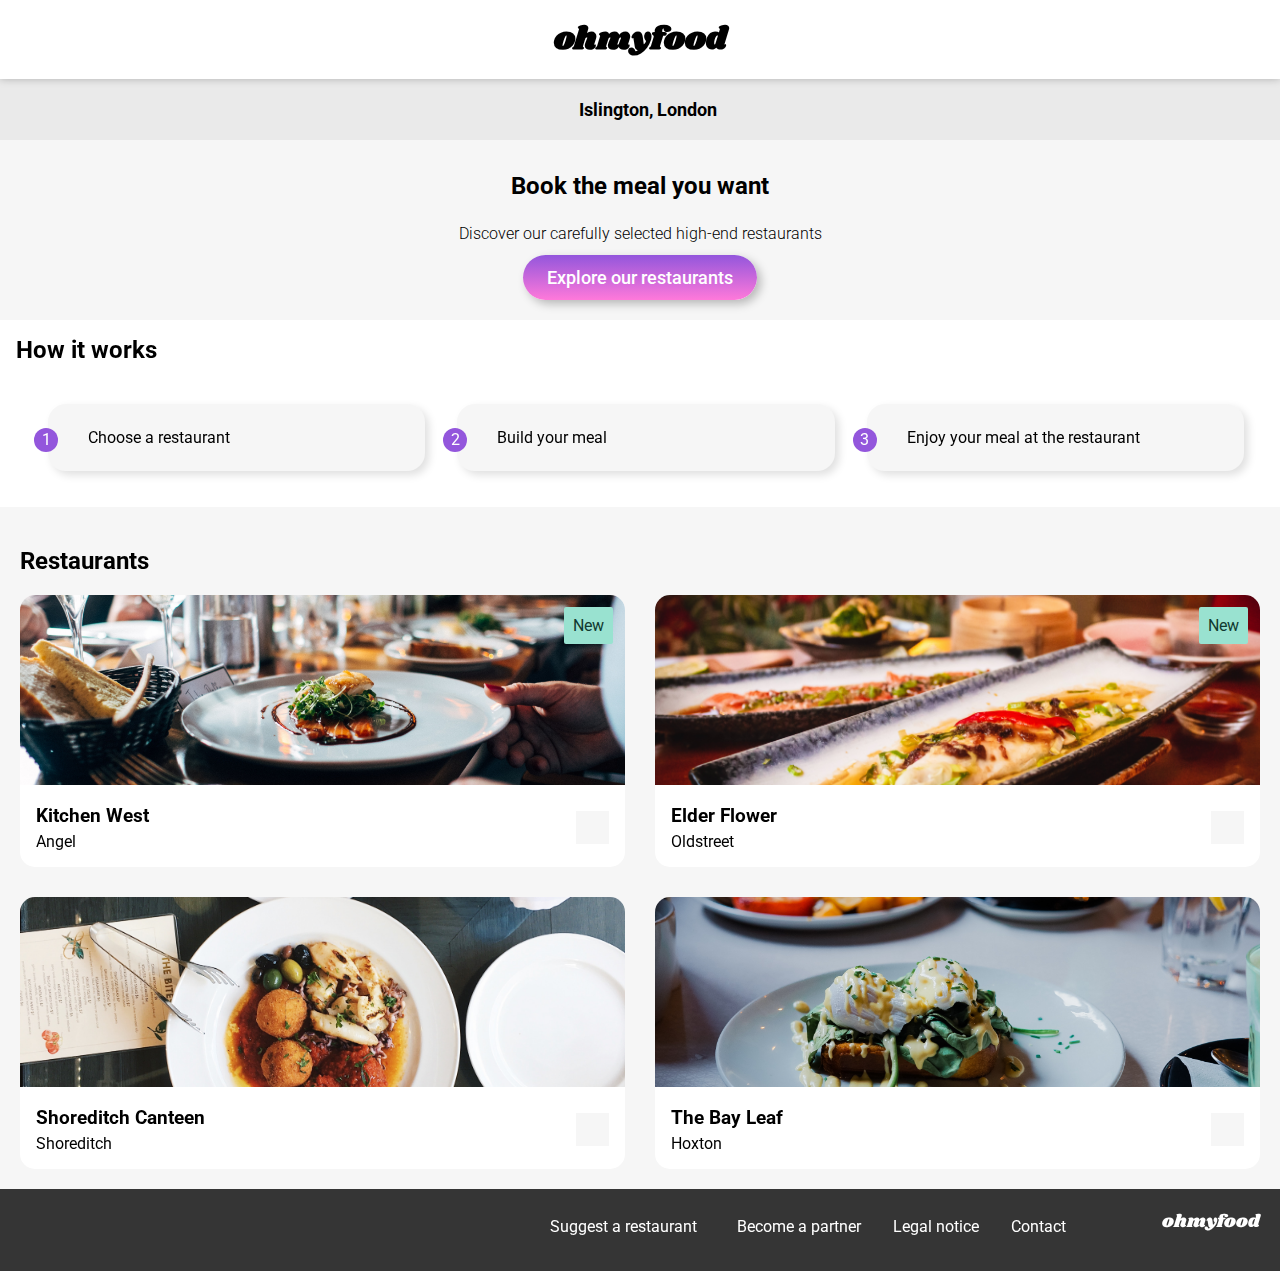
<file: index.html>
<!DOCTYPE html>
<html lang="en">
<head>
    <meta charset="UTF-8">
    <meta name="viewport" content="width=device-width, initial-scale=1.0">
    <meta http-equiv="X-UA-Compatible" content="ie=edge">
    <link href="https://fonts.googleapis.com/css2?family=Roboto:wght@100;200;300;400;500;700;900&family=Shrikhand&display=swap" rel="stylesheet">
    <link href='https://fonts.googleapis.com/css?family=Shrikhand' rel='stylesheet'>
    <link rel="stylesheet" href="css/main.css">
    <link rel="stylesheet" href="https://cdnjs.cloudflare.com/ajax/libs/font-awesome/6.2.1/css/all.min.css"
        integrity="sha512-MV7K8+y+gLIBoVD59lQIYicR65iaqukzvf/nwasF0nqhPay5w/9lJmVM2hMDcnK1OnMGCdVK+iQrJ7lzPJQd1w=="
        crossorigin="anonymous" referrerpolicy="no-referrer" />
    <title>Ohmyfood</title>
</head>
<body>

    <div class="loading-spinner">
        <i class="fas fa-spinner spinner"></i>
    </div>


    <header class="header">
        <h1 class="header__logo">ohmyfood</h1>
    </header>

  
    <main>
        <section class="location">
            <i class=" location__icon fa-solid fa-location-dot"></i>
            <span class="location__place">Islington, London</span>
        </section>

        <section class="explore">
            <h2 class="explore__title">Book the meal you want</h2>
            <p class="explore__subtitle">Discover our carefully selected high-end restaurants</p>
            <a class="explore__button">Explore our restaurants </a>
        </section>

        <!--HOW IT WORKS-->

        <div class="main-container">


            <section class="howitworks">
               

                    <h2 class="howitworks__title">How it works</h2>

                    <ol class="howitworks__steps">

                        <li class="howitworks__step">
                            <i class="howitworks__icon fa-solid fa-mobile-screen-button"></i>
                            <span class="howitworks__text">Choose a restaurant</span>
                        </li>


                        <li class="howitworks__step">
                            <i class="howitworks__icon fa-solid fa-list"></i>
                            <span class="howitworks__text">Build your meal</span>
                        </li>


                        <li class="howitworks__step">
                            <i class="howitworks__icon fa-solid fa-store"></i>
                            <span class="howitworks__text">Enjoy your meal at the restaurant</span>
                        </li>

                    </ol>
                
            </section>

            <!--RESTAURANTS LIST-->

            <section class="restaurants" id="restaurants">

                <h2 class="restaurants__title">Restaurants</h2>

                <div class="cards">


                    <!--RESTAURANT 1-->


                    <a class="card" href="./kitchenwest.html">
                        <img class="card__img" src="./images/restaurants/jay-wennington-N_Y88TWmGwA-unsplash.jpg"
                            alt="Image of restaurant">

                        <span class="card__badge">New</span>

                        <div class="card__cardcontent">

                            <div class="card__cardtext">
                                <h3 class="card__title">Kitchen West</h3>
                                <span class="card__subtitle">Angel</span>
                            </div>
                            <div class="card__button menu__button">
                                <i class="card__like menu__like menu__like--nobg far fa-heart fa-2x"></i>
                                <i class="card__like menu__like menu__like--bg fas fa-heart fa-2x"></i>
                                <!--heart gradient-->
                            </div>
                        </div>
                    </a>


                    <!--RESTAURANT 2-->

                    <a class="card" href="./elderflower.html">
                        <img class="card__img" src="./images/restaurants/louis-hansel-shotsoflouis-qNBGVyOCY8Q-unsplash.jpg"
                            alt="Image of restaurant">
                            <span class="card__badge">New</span>

                            <div class="card__cardcontent">
    
                                <div class="card__cardtext">
                                    <h3 class="card__title">Elder Flower</h3>
                                    <span class="card__subtitle">Oldstreet</span>
                                </div>
                                <div class="card__button menu__button">
                                    <i class="card__like menu__like menu__like--nobg far fa-heart fa-2x"></i>
                                    <i class="card__like menu__like menu__like--bg fas fa-heart fa-2x"></i>
                                   
                                </div>
                            </div>
                        </a>


                    <!--RESTAURANT 3-->

                    <a class="card" href="./Shoreditchcanteen.html">
                        <img class="card__img" src="./images/restaurants/stil-u2Lp8tXIcjw-unsplash.jpg"
                            alt="Image of restaurant">

                        <!--<span class="card__badge">New</span>-->

                        <div class="card__cardcontent">

                            <div class="card__cardtext">
                                <h3 class="card__title">Shoreditch Canteen</h3>
                                <span class="card__subtitle">Shoreditch</span>
                            </div>
                            <div class="card__button menu__button">
                                <i class="card__like menu__like menu__like--nobg far fa-heart fa-2x"></i>
                                <i class="card__like menu__like menu__like--bg fas fa-heart fa-2x"></i>
                               
                            </div>
                        </div>
                    </a>


                    <!--RESTAURANT 4-->

                    <a class="card" href="./thebayleaf.html">
                        <img class="card__img" src="./images/restaurants/toa-heftiba-DQKerTsQwi0-unsplash.jpg"
                            alt="Image of restaurant">

                        <!--<span class="card__badge">New</span>-->

                        <div class="card__cardcontent">

                            <div class="card__cardtext">
                                <h3 class="card__title">The Bay Leaf</h3>
                                <span class="card__subtitle">Hoxton</span>
                            </div>
                            <div class="card__button menu__button">
                                <i class="card__like menu__like menu__like--nobg far fa-heart fa-2x"></i>
                                <i class="card__like menu__like menu__like--bg fas fa-heart fa-2x"></i>
                               
                            </div>
                        </div>
                    </a>

                </div>

            </section>

            <!--FOOTER-->

            <footer class="footer">

                <span class="footer__logo">ohmyfood</span>

                <ul class="footer__list">

                    <li class="footer__item">

                        <a class="footer__link" href="#">
                            <i class="footer__icon fa-solid fa-utensils"></i>
                            Suggest a restaurant
                        </a>
                    </li>

                    <li class="footer__item">

                        <a class="footer__link" href="#">
                            <i class="footer__icon fa-solid fa-handshake-angle"></i>
                            Become a partner
                        </a>
                    </li>

                    <li class="footer__item">
                        <a class="footer__link" href="#">Legal notice</a>
                    </li>

                    <li class="footer__item">
                        <a class="footer__link" href="mailto:contact@ohmyfood.com">Contact</a>
                    </li>

                </ul>


            </footer>
        </div>
    </main>



</body>
</html>
</file>
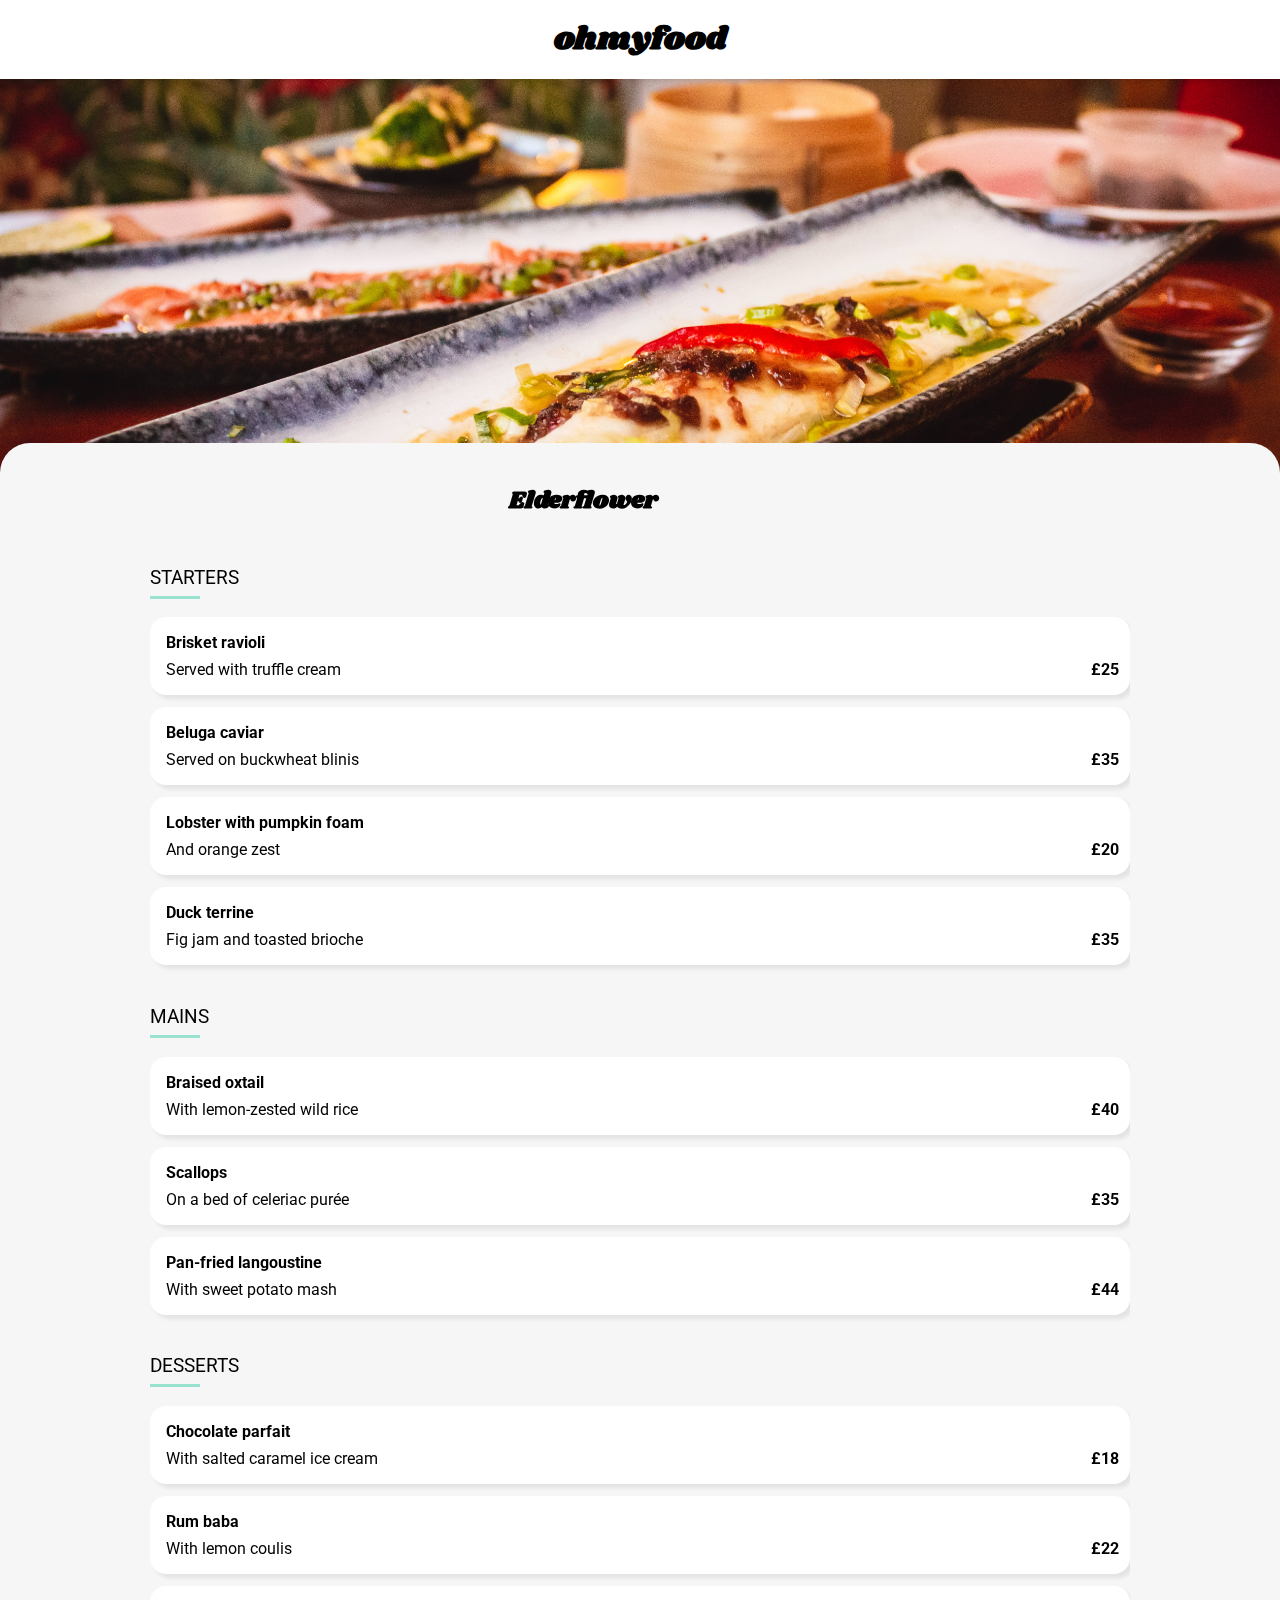
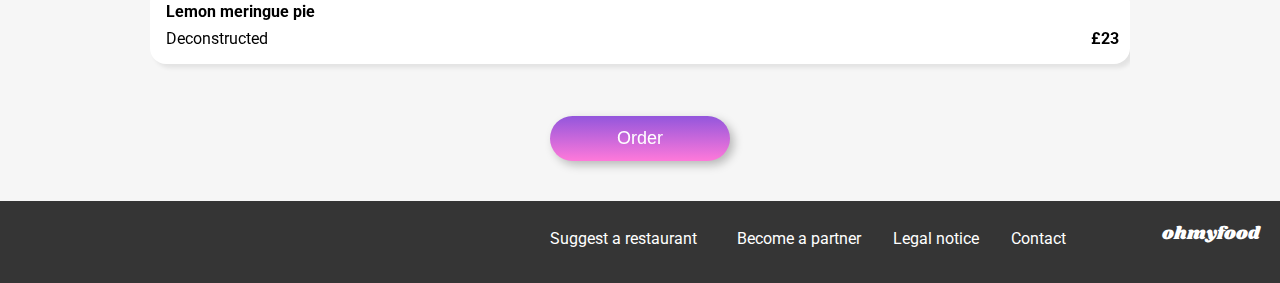
<file: elderflower.html>
<!DOCTYPE html>
<html lang="en">
<head>
    <meta charset="UTF-8">
    <meta name="viewport" content="width=device-width, initial-scale=1.0">
    <meta http-equiv="X-UA-Compatible" content="ie=edge">
    <link href="https://fonts.googleapis.com/css2?family=Roboto:wght@100;200;300;400;500;700;900&family=Shrikhand&display=swap" rel="stylesheet">
    <link href='https://fonts.googleapis.com/css?family=Shrikhand' rel='stylesheet'>
    <link rel="stylesheet" href="css/main.css">
    <link rel="stylesheet" href="https://cdnjs.cloudflare.com/ajax/libs/font-awesome/6.2.1/css/all.min.css"
        integrity="sha512-MV7K8+y+gLIBoVD59lQIYicR65iaqukzvf/nwasF0nqhPay5w/9lJmVM2hMDcnK1OnMGCdVK+iQrJ7lzPJQd1w=="
        crossorigin="anonymous" referrerpolicy="no-referrer" />
    <title>Ohmyfood</title>
</head>

<body>



    <!--header-->

    <header class="header header__menupage">
        <a href="./index.html">
            <i class="header__back fa-solid fa-arrow-left"></i>
        </a>
        <h1 class="header__logo">ohmyfood</h1>
    </header>

    <img class="image" src="./images/restaurants/louis-hansel-shotsoflouis-qNBGVyOCY8Q-unsplash.jpg"
    alt="Kitchen west">

    
    <main>

        <div class="main-container">
           

            <!--title-->

            <div class="menu">

                <div class="menu__header">
                    <h2 class="menu__title">Elderflower</h2>
                    <button class="menu__button">
                        <i class="menu__like menu__like--nobg far fa-heart fa-2x"></i>
                        <i class="menu__like menu__like--bg fas fa-heart fa-2x"></i>
                    </button>
                </div>

                <!--starters-->
                <div class="categories">
                    <section class="category">
                        <h3 class="category__heading">STARTERS</h3>
                        <!--dish1-->
                        
                        <section class="item">
                            <div class="item__name">
                                <h4 class="item__title">Brisket ravioli</h4>
                                <p class="item__description">Served with truffle cream</p>
                            </div>

                            <div class="item__price">£25</div>

                            <div class="item__confirm">
                                <div class="item__add">
                                  <i class="item__icon fas fa-check"></i>
                                </div>
                              </div>
                        </section>
                 
                        <!--dish2-->
                        <section class="item">
                            <div class="item__name">
                                <h4 class="item__title">Beluga caviar</h4>
                                <p class="item__description">Served on buckwheat blinis</p>
                            </div>

                            <div class="item__price">£35</div>

                            <div class="item__confirm">
                                <div class="item__add">
                                  <i class="item__icon fas fa-check"></i>
                                </div>
                              </div>
                        </section>


                        <!--dish3-->

                        <section class="item">
                            <div class="item__name">
                                <h4 class="item__title">Lobster with pumpkin foam</h4>
                                <p class="item__description">And orange zest</p>
                            </div>

                            <div class="item__price">£20</div>

                            <div class="item__confirm">
                                <div class="item__add">
                                  <i class="item__icon fas fa-check"></i>
                                </div>
                              </div>
                        </section>

                          <!--dish4-->
                          <section class="item">
                            <div class="item__name">
                                <h4 class="item__title">Duck terrine</h4>
                                <p class="item__description">Fig jam and toasted brioche</p>
                            </div>

                            <div class="item__price">£35</div>

                            <div class="item__confirm">
                                <div class="item__add">
                                  <i class="item__icon fas fa-check"></i>
                                </div>
                              </div>
                        </section>
               
                        </section>

                    <!--mains-->

                    <section class="category">


                        <h3 class="category__heading">MAINS</h3>
                        <!--dish1-->
                        <section class="item">
                            <div class="item__name">
                                <h4 class="item__title">Braised oxtail</h4>
                                <p class="item__description">With lemon-zested wild rice</p>
                            </div>

                            <div class="item__price">£40</div>

                            <div class="item__confirm">
                                <div class="item__add">
                                  <i class="item__icon fas fa-check"></i>
                                </div>
                              </div>
                        </section>
                        <!--dish2-->
                        <section class="item">
                            <div class="item__name">
                                <h4 class="item__title">Scallops</h4>
                                <p class="item__description">On a bed of celeriac purée</p>
                            </div>

                            <div class="item__price">£35</div>

                            <div class="item__confirm">
                                <div class="item__add">
                                  <i class="item__icon fas fa-check"></i>
                                </div>
                              </div>
                        </section>

                        <!--dish3-->

                        <section class="item">
                            <div class="item__name">
                                <h4 class="item__title">Pan-fried langoustine</h4>
                                <p class="item__description">With sweet potato mash</p>
                            </div>

                            <div class="item__price">£44</div>

                            <div class="item__confirm">
                                <div class="item__add">
                                  <i class="item__icon fas fa-check"></i>
                                </div>
                              </div>
                        </section>
                        </section>

                    <!--desserts-->

                    <section class="category">


                        <h3 class="category__heading">DESSERTS</h3>
                        <!--dish1-->
                        <section class="item">
                            <div class="item__name">
                                <h4 class="item__title">Chocolate parfait</h4>
                                <p class="item__description">With salted caramel ice cream</p>
                            </div>

                            <div class="item__price">£18</div>

                            <div class="item__confirm">
                                <div class="item__add">
                                  <i class="item__icon fas fa-check"></i>
                                </div>
                              </div>
                        </section>
                      

                        <!--dish2-->
                        <section class="item">
                            <div class="item__name">
                                <h4 class="item__title">Rum baba</h4>
                                <p class="item__description">With lemon coulis</p>
                            </div>

                            <div class="item__price">£22</div>

                            <div class="item__confirm">
                                <div class="item__add">
                                  <i class="item__icon fas fa-check"></i>
                                </div>
                              </div>
                        </section>


                        <!--dish3-->

                        <section class="item">
                            <div class="item__name">
                                <h4 class="item__title">Lemon meringue pie</h4>
                                <p class="item__description">Deconstructed</p>
                            </div>

                            <div class="item__price">£23</div>

                            <div class="item__confirm">
                                <div class="item__add">
                                  <i class="item__icon fas fa-check"></i>
                                </div>
                              </div>
                        </section>

                    </section>
                </div>
                <div class="order">
                    <button class="button-order" type="submit">Order</button>
                </div>
            </div>

            <!--ORDER BUTTON-->

          

            <!--FOOTER-->

            <footer class="footer">

                <span class="footer__logo">ohmyfood</span>

                <ul class="footer__list">

                    <li class="footer__item">

                        <a class="footer__link" href="#">
                            <i class="footer__icon fa-solid fa-utensils"></i>
                            Suggest a restaurant
                        </a>
                    </li>

                    <li class="footer__item">

                        <a class="footer__link" href="#">
                            <i class="footer__icon fa-solid fa-handshake-angle"></i>
                            Become a partner
                        </a>
                    </li>

                    <li class="footer__item">
                        <a class="footer__link" href="#">Legal notice</a>
                    </li>

                    <li class="footer__item">
                        <a class="footer__link" href="mailto:contact@ohmyfood.com">Contact</a>
                    </li>

                </ul>


            </footer>
        </div>

    </main>
</body>
</html>
</file>
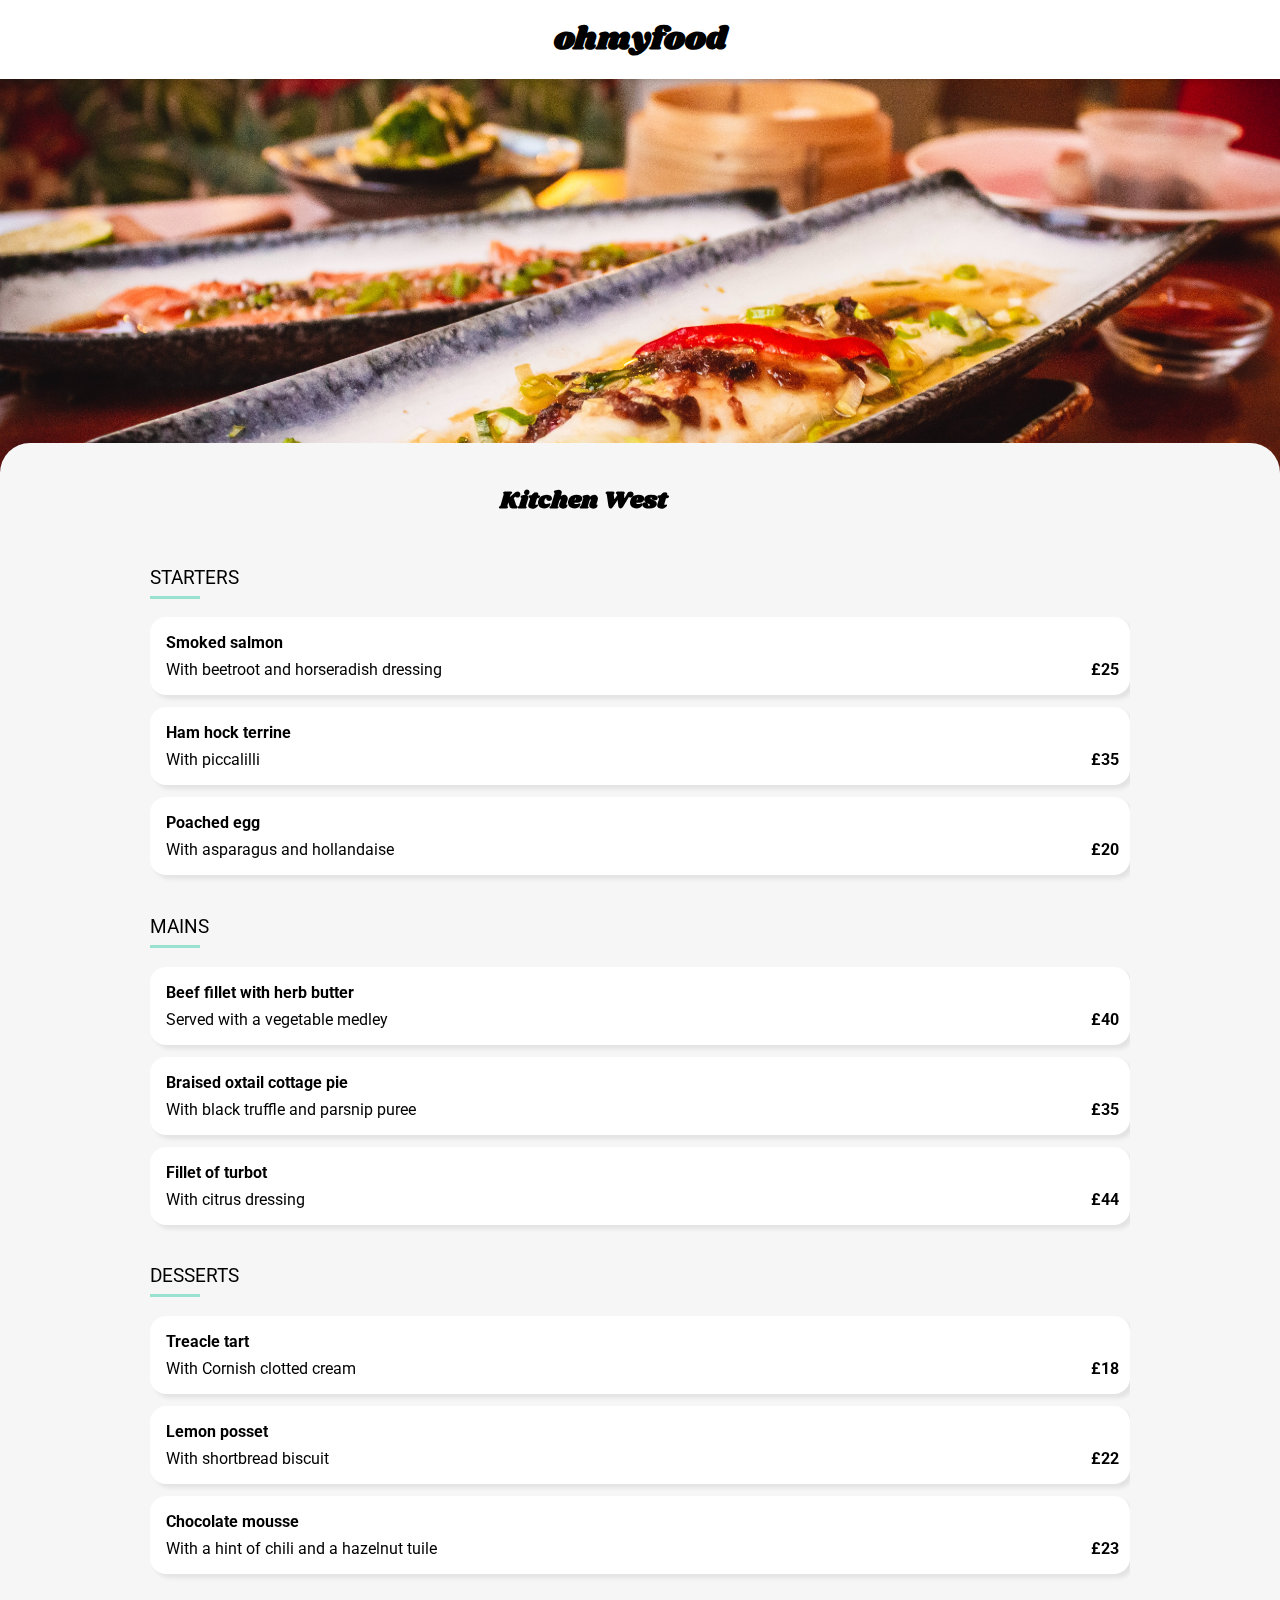
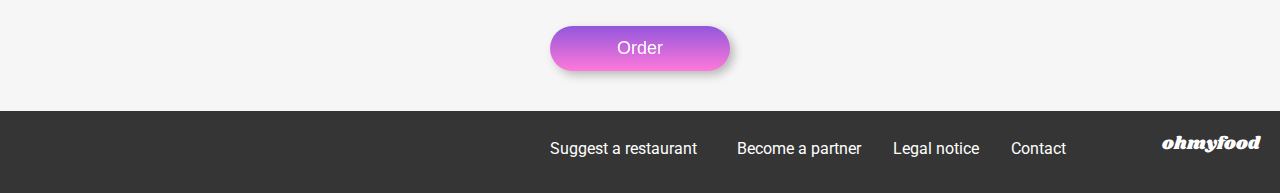
<file: kitchenwest.html>
<!DOCTYPE html>
<html lang="en">

<head>
    <meta charset="UTF-8">
    <meta name="viewport" content="width=device-width, initial-scale=1.0">
    <meta http-equiv="X-UA-Compatible" content="ie=edge">
    <link href="https://fonts.googleapis.com/css2?family=Roboto:wght@100;200;300;400;500;700;900&family=Shrikhand&display=swap" rel="stylesheet">
    <link href='https://fonts.googleapis.com/css?family=Shrikhand' rel='stylesheet'>
    <link rel="stylesheet" href="css/main.css">
    <link rel="stylesheet" href="https://cdnjs.cloudflare.com/ajax/libs/font-awesome/6.2.1/css/all.min.css"
        integrity="sha512-MV7K8+y+gLIBoVD59lQIYicR65iaqukzvf/nwasF0nqhPay5w/9lJmVM2hMDcnK1OnMGCdVK+iQrJ7lzPJQd1w=="
        crossorigin="anonymous" referrerpolicy="no-referrer" />
    <title>Ohmyfood</title>
</head>

<body>



    <!--header-->

    <header class="header header__menupage">
        <a href="./index.html">
            <i class="header__back fa-solid fa-arrow-left"></i>
        </a>
        <h1 class="header__logo">ohmyfood</h1>
    </header>

    <img class="image" src="./images/restaurants/louis-hansel-shotsoflouis-qNBGVyOCY8Q-unsplash.jpg"
    alt="Kitchen west">

    
    <main>

        <div class="main-container">
           

            <!--title-->

            <div class="menu">

                <div class="menu__header">
                    <h2 class="menu__title">Kitchen West</h2>
                    <button class="menu__button">
                        <i class="menu__like menu__like--nobg far fa-heart fa-2x"></i>
                        <i class="menu__like menu__like--bg fas fa-heart fa-2x"></i>
                    </button>
                </div>

                <!--starters-->
                <div class="categories">
                    <section class="category">
                        <h3 class="category__heading">STARTERS</h3>
                        <!--dish1-->
                        
                        <section class="item">
                            <div class="item__name">
                                <h4 class="item__title">Smoked salmon</h4>
                                <p class="item__description">With beetroot and horseradish dressing</p>
                            </div>

                            <div class="item__price">£25</div>

                            <div class="item__confirm">
                                <div class="item__add">
                                  <i class="item__icon fas fa-check"></i>
                                </div>
                              </div>
                        </section>
                 
                        <!--dish2-->
                        <section class="item">
                            <div class="item__name">
                                <h4 class="item__title">Ham hock terrine</h4>
                                <p class="item__description">With piccalilli</p>
                            </div>

                            <div class="item__price">£35</div>

                            <div class="item__confirm">
                                <div class="item__add">
                                  <i class="item__icon fas fa-check"></i>
                                </div>
                              </div>
                        </section>


                        <!--dish3-->

                        <section class="item">
                            <div class="item__name">
                                <h4 class="item__title">Poached egg</h4>
                                <p class="item__description">With asparagus and hollandaise</p>
                            </div>

                            <div class="item__price">£20</div>

                            <div class="item__confirm">
                                <div class="item__add">
                                  <i class="item__icon fas fa-check"></i>
                                </div>
                              </div>
                        </section>
               
                        </section>

                    <!--mains-->

                    <section class="category">


                        <h3 class="category__heading">MAINS</h3>
                        <!--dish1-->
                        <section class="item">
                            <div class="item__name">
                                <h4 class="item__title">Beef fillet with herb butter</h4>
                                <p class="item__description">Served with a vegetable medley</p>
                            </div>

                            <div class="item__price">£40</div>

                            <div class="item__confirm">
                                <div class="item__add">
                                  <i class="item__icon fas fa-check"></i>
                                </div>
                              </div>
                        </section>
                        <!--dish2-->
                        <section class="item">
                            <div class="item__name">
                                <h4 class="item__title">Braised oxtail cottage pie</h4>
                                <p class="item__description">With black truffle and parsnip puree</p>
                            </div>

                            <div class="item__price">£35</div>

                            <div class="item__confirm">
                                <div class="item__add">
                                  <i class="item__icon fas fa-check"></i>
                                </div>
                              </div>
                        </section>

                        <!--dish3-->

                        <section class="item">
                            <div class="item__name">
                                <h4 class="item__title">Fillet of turbot</h4>
                                <p class="item__description">With citrus dressing</p>
                            </div>

                            <div class="item__price">£44</div>

                            <div class="item__confirm">
                                <div class="item__add">
                                  <i class="item__icon fas fa-check"></i>
                                </div>
                              </div>
                        </section>
                        </section>

                    <!--desserts-->

                    <section class="category">


                        <h3 class="category__heading">DESSERTS</h3>
                        <!--dish1-->
                        <section class="item">
                            <div class="item__name">
                                <h4 class="item__title">Treacle tart</h4>
                                <p class="item__description">With Cornish clotted cream</p>
                            </div>

                            <div class="item__price">£18</div>

                            <div class="item__confirm">
                                <div class="item__add">
                                  <i class="item__icon fas fa-check"></i>
                                </div>
                              </div>
                        </section>
                      

                        <!--dish2-->
                        <section class="item">
                            <div class="item__name">
                                <h4 class="item__title">Lemon posset</h4>
                                <p class="item__description">With shortbread biscuit</p>
                            </div>

                            <div class="item__price">£22</div>

                            <div class="item__confirm">
                                <div class="item__add">
                                  <i class="item__icon fas fa-check"></i>
                                </div>
                              </div>
                        </section>


                        <!--dish3-->

                        <section class="item">
                            <div class="item__name">
                                <h4 class="item__title">Chocolate mousse</h4>
                                <p class="item__description">With a hint of chili and a hazelnut tuile</p>
                            </div>

                            <div class="item__price">£23</div>

                            <div class="item__confirm">
                                <div class="item__add">
                                  <i class="item__icon fas fa-check"></i>
                                </div>
                              </div>
                        </section>

                    </section>
                </div>
                <div class="order">
                    <button class="button-order" type="submit">Order</button>
                </div>
            </div>

            <!--ORDER BUTTON-->

          

            <!--FOOTER-->

            <footer class="footer">

                <span class="footer__logo">ohmyfood</span>

                <ul class="footer__list">

                    <li class="footer__item">

                        <a class="footer__link" href="#">
                            <i class="footer__icon fa-solid fa-utensils"></i>
                            Suggest a restaurant
                        </a>
                    </li>

                    <li class="footer__item">

                        <a class="footer__link" href="#">
                            <i class="footer__icon fa-solid fa-handshake-angle"></i>
                            Become a partner
                        </a>
                    </li>

                    <li class="footer__item">
                        <a class="footer__link" href="#">Legal notice</a>
                    </li>

                    <li class="footer__item">
                        <a class="footer__link" href="mailto:contact@ohmyfood.com">Contact</a>
                    </li>

                </ul>


            </footer>
        </div>

    </main>


</body>

</html>
</file>
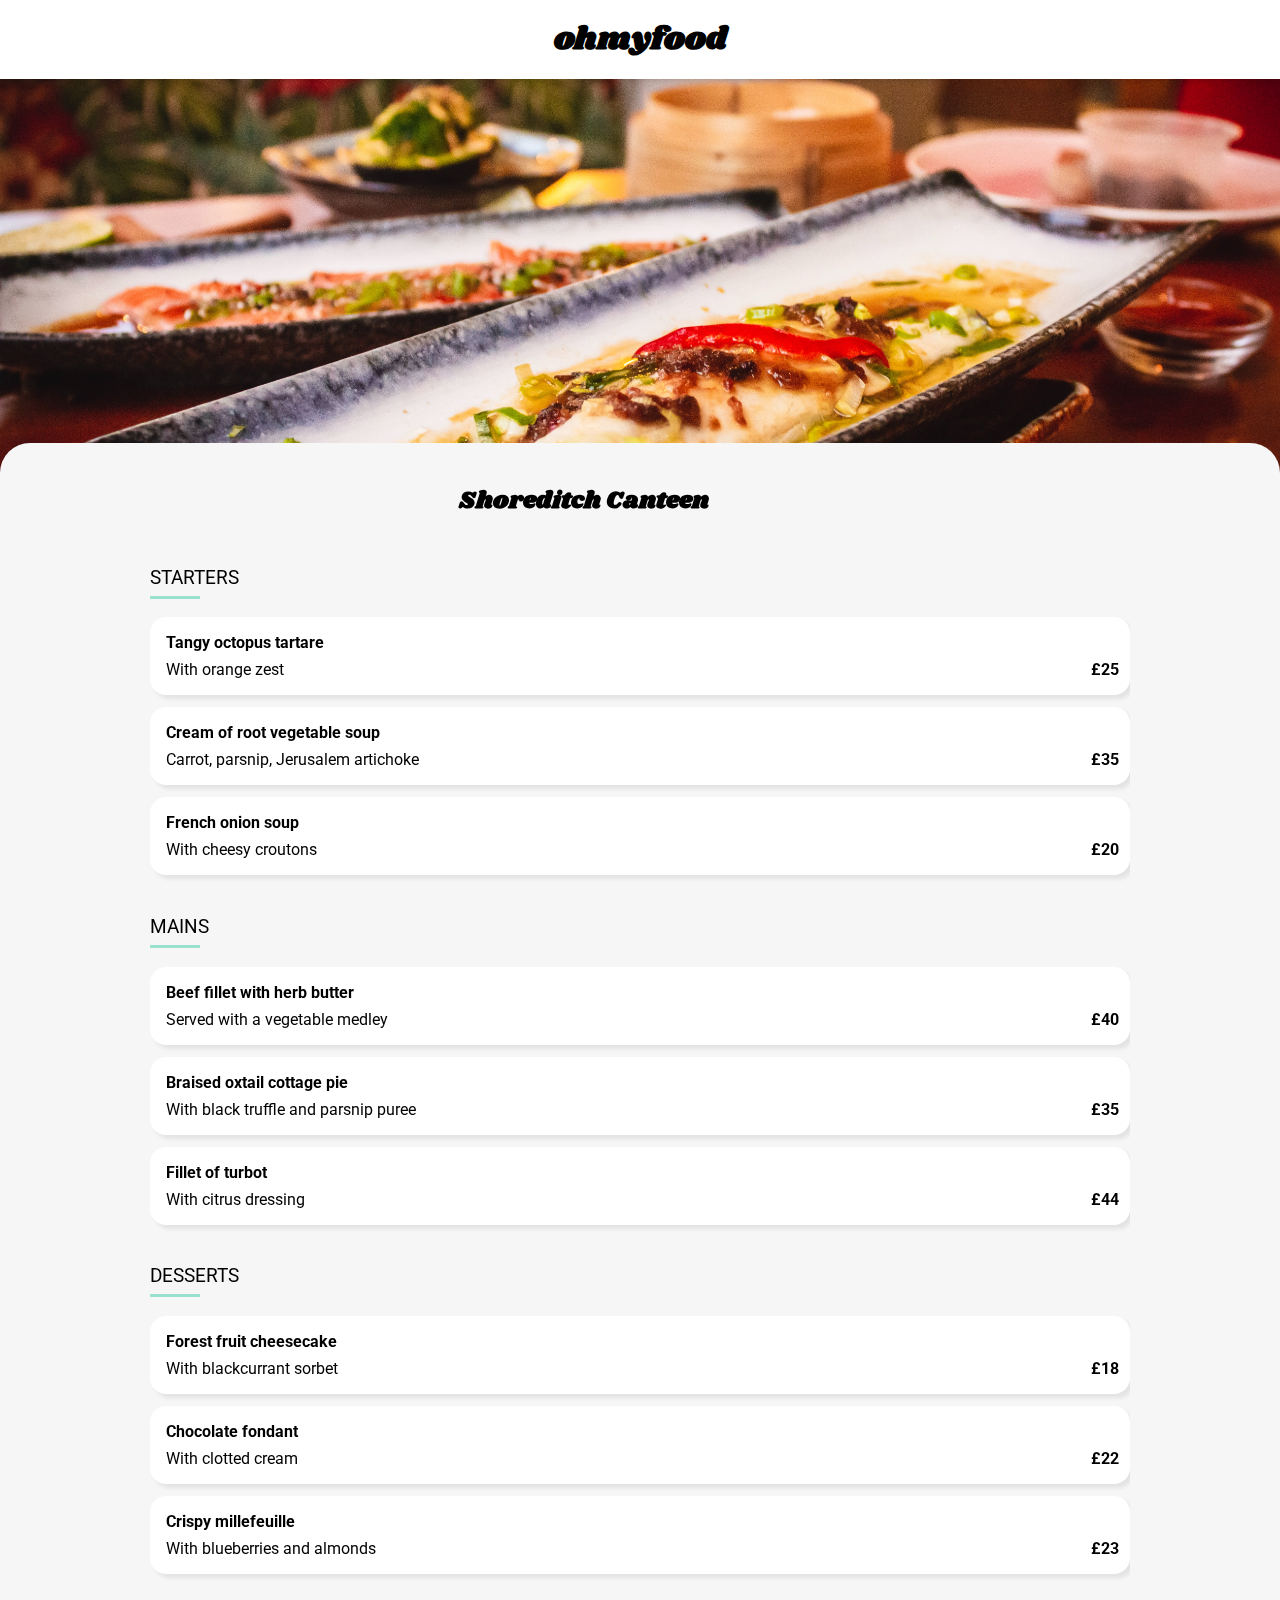
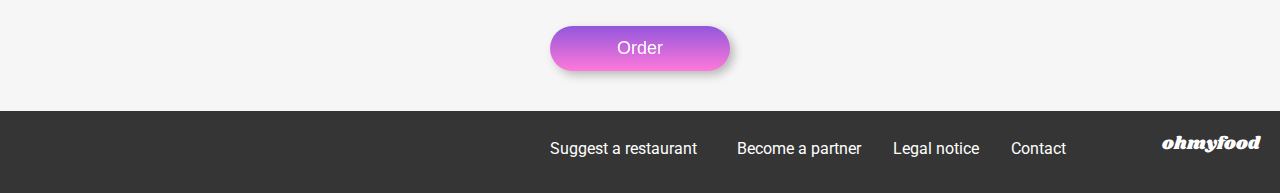
<file: Shoreditchcanteen.html>
<!DOCTYPE html>
<html lang="en">

<head>
    <meta charset="UTF-8">
    <meta name="viewport" content="width=device-width, initial-scale=1.0">
    <meta http-equiv="X-UA-Compatible" content="ie=edge">
    <link href="https://fonts.googleapis.com/css2?family=Roboto:wght@100;200;300;400;500;700;900&family=Shrikhand&display=swap" rel="stylesheet">
    <link href='https://fonts.googleapis.com/css?family=Shrikhand' rel='stylesheet'>
    <link rel="stylesheet" href="css/main.css">
    <link rel="stylesheet" href="https://cdnjs.cloudflare.com/ajax/libs/font-awesome/6.2.1/css/all.min.css"
        integrity="sha512-MV7K8+y+gLIBoVD59lQIYicR65iaqukzvf/nwasF0nqhPay5w/9lJmVM2hMDcnK1OnMGCdVK+iQrJ7lzPJQd1w=="
        crossorigin="anonymous" referrerpolicy="no-referrer" />
    <title>Ohmyfood</title>
</head>

<body>



    <!--header-->

    <header class="header header__menupage">
        <a href="./index.html">
            <i class="header__back fa-solid fa-arrow-left"></i>
        </a>
        <h1 class="header__logo">ohmyfood</h1>
    </header>

    <img class="image" src="./images/restaurants/louis-hansel-shotsoflouis-qNBGVyOCY8Q-unsplash.jpg"
    alt="Kitchen west">

    
    <main>

        <div class="main-container">
           

            <!--title-->

            <div class="menu">

                <div class="menu__header">
                    <h2 class="menu__title">Shoreditch Canteen</h2>
                    <button class="menu__button">
                        <i class="menu__like menu__like--nobg far fa-heart fa-2x"></i>
                        <i class="menu__like menu__like--bg fas fa-heart fa-2x"></i>
                    </button>
                </div>

                <!--starters-->
                <div class="categories">
                    <section class="category">
                        <h3 class="category__heading">STARTERS</h3>
                        <!--dish1-->
                        
                        <section class="item">
                            <div class="item__name">
                                <h4 class="item__title">Tangy octopus tartare</h4>
                                <p class="item__description">With orange zest</p>
                            </div>

                            <div class="item__price">£25</div>

                            <div class="item__confirm">
                                <div class="item__add">
                                  <i class="item__icon fas fa-check"></i>
                                </div>
                              </div>
                        </section>
                 
                        <!--dish2-->
                        <section class="item">
                            <div class="item__name">
                                <h4 class="item__title">Cream of root vegetable soup</h4>
                                <p class="item__description">Carrot, parsnip, Jerusalem artichoke</p>
                            </div>

                            <div class="item__price">£35</div>

                            <div class="item__confirm">
                                <div class="item__add">
                                  <i class="item__icon fas fa-check"></i>
                                </div>
                              </div>
                        </section>


                        <!--dish3-->

                        <section class="item">
                            <div class="item__name">
                                <h4 class="item__title">French onion soup</h4>
                                <p class="item__description">With cheesy croutons</p>
                            </div>

                            <div class="item__price">£20</div>

                            <div class="item__confirm">
                                <div class="item__add">
                                  <i class="item__icon fas fa-check"></i>
                                </div>
                              </div>
                        </section>
               
                        </section>

                    <!--mains-->

                    <section class="category">


                        <h3 class="category__heading">MAINS</h3>
                        <!--dish1-->
                        <section class="item">
                            <div class="item__name">
                                <h4 class="item__title">Beef fillet with herb butter</h4>
                                <p class="item__description">Served with a vegetable medley</p>
                            </div>

                            <div class="item__price">£40</div>

                            <div class="item__confirm">
                                <div class="item__add">
                                  <i class="item__icon fas fa-check"></i>
                                </div>
                              </div>
                        </section>
                        <!--dish2-->
                        <section class="item">
                            <div class="item__name">
                                <h4 class="item__title">Braised oxtail cottage pie</h4>
                                <p class="item__description">With black truffle and parsnip puree</p>
                            </div>

                            <div class="item__price">£35</div>

                            <div class="item__confirm">
                                <div class="item__add">
                                  <i class="item__icon fas fa-check"></i>
                                </div>
                              </div>
                        </section>

                        <!--dish3-->

                        <section class="item">
                            <div class="item__name">
                                <h4 class="item__title">Fillet of turbot</h4>
                                <p class="item__description">With citrus dressing</p>
                            </div>

                            <div class="item__price">£44</div>

                            <div class="item__confirm">
                                <div class="item__add">
                                  <i class="item__icon fas fa-check"></i>
                                </div>
                              </div>
                        </section>
                        </section>

                    <!--desserts-->

                    <section class="category">


                        <h3 class="category__heading">DESSERTS</h3>
                        <!--dish1-->
                        <section class="item">
                            <div class="item__name">
                                <h4 class="item__title">Forest fruit cheesecake</h4>
                                <p class="item__description">With blackcurrant sorbet</p>
                            </div>

                            <div class="item__price">£18</div>

                            <div class="item__confirm">
                                <div class="item__add">
                                  <i class="item__icon fas fa-check"></i>
                                </div>
                              </div>
                        </section>
                      

                        <!--dish2-->
                        <section class="item">
                            <div class="item__name">
                                <h4 class="item__title">Chocolate fondant</h4>
                                <p class="item__description">With clotted cream</p>
                            </div>

                            <div class="item__price">£22</div>

                            <div class="item__confirm">
                                <div class="item__add">
                                  <i class="item__icon fas fa-check"></i>
                                </div>
                              </div>
                        </section>


                        <!--dish3-->

                        <section class="item">
                            <div class="item__name">
                                <h4 class="item__title">Crispy millefeuille</h4>
                                <p class="item__description">With blueberries and almonds</p>
                            </div>

                            <div class="item__price">£23</div>

                            <div class="item__confirm">
                                <div class="item__add">
                                  <i class="item__icon fas fa-check"></i>
                                </div>
                              </div>
                        </section>

                    </section>
                </div>
                <div class="order">
                    <button class="button-order" type="submit">Order</button>
                </div>
            </div>

            <!--ORDER BUTTON-->

          

            <!--FOOTER-->

            <footer class="footer">

                <span class="footer__logo">ohmyfood</span>

                <ul class="footer__list">

                    <li class="footer__item">

                        <a class="footer__link" href="#">
                            <i class="footer__icon fa-solid fa-utensils"></i>
                            Suggest a restaurant
                        </a>
                    </li>

                    <li class="footer__item">

                        <a class="footer__link" href="#">
                            <i class="footer__icon fa-solid fa-handshake-angle"></i>
                            Become a partner
                        </a>
                    </li>

                    <li class="footer__item">
                        <a class="footer__link" href="#">Legal notice</a>
                    </li>

                    <li class="footer__item">
                        <a class="footer__link" href="mailto:contact@ohmyfood.com">Contact</a>
                    </li>

                </ul>


            </footer>
        </div>

    </main>


</body>

</html>
</file>
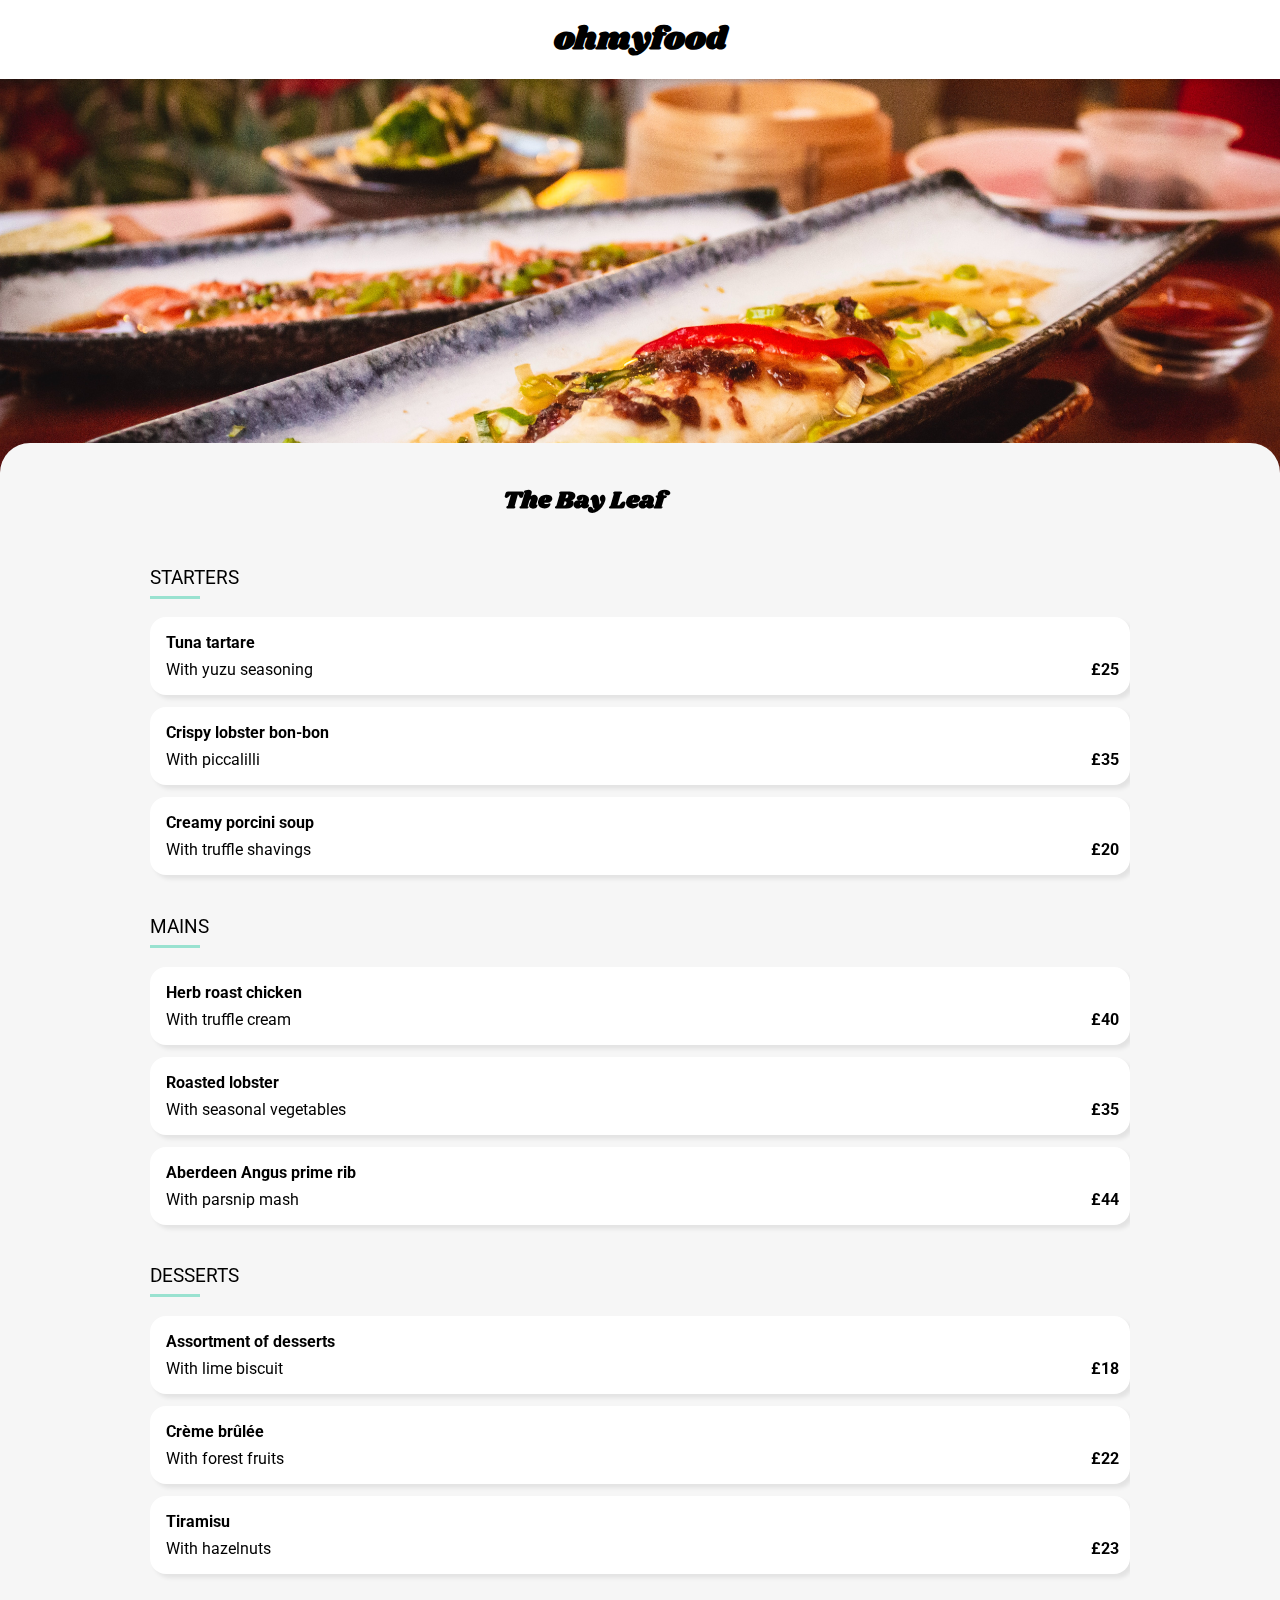
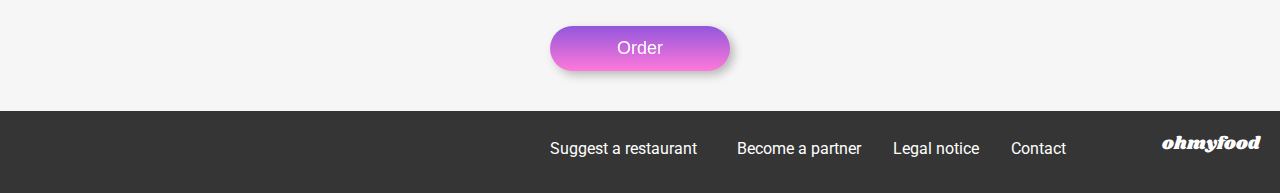
<file: thebayleaf.html>
<!DOCTYPE html>
<html lang="en">

<head>
    <meta charset="UTF-8">
    <meta name="viewport" content="width=device-width, initial-scale=1.0">
    <meta http-equiv="X-UA-Compatible" content="ie=edge">
    <link href="https://fonts.googleapis.com/css2?family=Roboto:wght@100;200;300;400;500;700;900&family=Shrikhand&display=swap" rel="stylesheet">
    <link href='https://fonts.googleapis.com/css?family=Shrikhand' rel='stylesheet'>
    <link rel="stylesheet" href="css/main.css">
    <link rel="stylesheet" href="https://cdnjs.cloudflare.com/ajax/libs/font-awesome/6.2.1/css/all.min.css"
        integrity="sha512-MV7K8+y+gLIBoVD59lQIYicR65iaqukzvf/nwasF0nqhPay5w/9lJmVM2hMDcnK1OnMGCdVK+iQrJ7lzPJQd1w=="
        crossorigin="anonymous" referrerpolicy="no-referrer" />
    <title>Ohmyfood</title>
</head>

<body>



    <!--header-->

    <header class="header header__menupage">
        <a href="./index.html">
            <i class="header__back fa-solid fa-arrow-left"></i>
        </a>
        <h1 class="header__logo">ohmyfood</h1>
    </header>

    <img class="image" src="./images/restaurants/louis-hansel-shotsoflouis-qNBGVyOCY8Q-unsplash.jpg"
    alt="Kitchen west">

    
    <main>

        <div class="main-container">
           

            <!--title-->

            <div class="menu">

                <div class="menu__header">
                    <h2 class="menu__title">The Bay Leaf</h2>
                    <button class="menu__button">
                        <i class="menu__like menu__like--nobg far fa-heart fa-2x"></i>
                        <i class="menu__like menu__like--bg fas fa-heart fa-2x"></i>
                    </button>
                </div>

                <!--starters-->
                <div class="categories">
                    <section class="category">
                        <h3 class="category__heading">STARTERS</h3>
                        <!--dish1-->
                        
                        <section class="item">
                            <div class="item__name">
                                <h4 class="item__title">Tuna tartare</h4>
                                <p class="item__description">With yuzu seasoning</p>
                            </div>

                            <div class="item__price">£25</div>

                            <div class="item__confirm">
                                <div class="item__add">
                                  <i class="item__icon fas fa-check"></i>
                                </div>
                              </div>
                        </section>
                 
                        <!--dish2-->
                        <section class="item">
                            <div class="item__name">
                                <h4 class="item__title">Crispy lobster bon-bon</h4>
                                <p class="item__description">With piccalilli</p>
                            </div>

                            <div class="item__price">£35</div>

                            <div class="item__confirm">
                                <div class="item__add">
                                  <i class="item__icon fas fa-check"></i>
                                </div>
                              </div>
                        </section>


                        <!--dish3-->

                        <section class="item">
                            <div class="item__name">
                                <h4 class="item__title">Creamy porcini soup</h4>
                                <p class="item__description">With truffle shavings</p>
                            </div>

                            <div class="item__price">£20</div>

                            <div class="item__confirm">
                                <div class="item__add">
                                  <i class="item__icon fas fa-check"></i>
                                </div>
                              </div>
                        </section>
               
                        </section>

                    <!--mains-->

                    <section class="category">


                        <h3 class="category__heading">MAINS</h3>
                        <!--dish1-->
                        <section class="item">
                            <div class="item__name">
                                <h4 class="item__title">Herb roast chicken</h4>
                                <p class="item__description">With truffle cream</p>
                            </div>

                            <div class="item__price">£40</div>

                            <div class="item__confirm">
                                <div class="item__add">
                                  <i class="item__icon fas fa-check"></i>
                                </div>
                              </div>
                        </section>
                        <!--dish2-->
                        <section class="item">
                            <div class="item__name">
                                <h4 class="item__title">Roasted lobster</h4>
                                <p class="item__description">With seasonal vegetables</p>
                            </div>

                            <div class="item__price">£35</div>

                            <div class="item__confirm">
                                <div class="item__add">
                                  <i class="item__icon fas fa-check"></i>
                                </div>
                              </div>
                        </section>

                        <!--dish3-->

                        <section class="item">
                            <div class="item__name">
                                <h4 class="item__title">Aberdeen Angus prime rib</h4>
                                <p class="item__description">With parsnip mash</p>
                            </div>

                            <div class="item__price">£44</div>

                            <div class="item__confirm">
                                <div class="item__add">
                                  <i class="item__icon fas fa-check"></i>
                                </div>
                              </div>
                        </section>
                        </section>

                    <!--desserts-->

                    <section class="category">


                        <h3 class="category__heading">DESSERTS</h3>
                        <!--dish1-->
                        <section class="item">
                            <div class="item__name">
                                <h4 class="item__title">Assortment of desserts</h4>
                                <p class="item__description">With lime biscuit</p>
                            </div>

                            <div class="item__price">£18</div>

                            <div class="item__confirm">
                                <div class="item__add">
                                  <i class="item__icon fas fa-check"></i>
                                </div>
                              </div>
                        </section>
                      

                        <!--dish2-->
                        <section class="item">
                            <div class="item__name">
                                <h4 class="item__title">Crème brûlée </h4>
                                <p class="item__description">With forest fruits</p>
                            </div>

                            <div class="item__price">£22</div>

                            <div class="item__confirm">
                                <div class="item__add">
                                  <i class="item__icon fas fa-check"></i>
                                </div>
                              </div>
                        </section>


                        <!--dish3-->

                        <section class="item">
                            <div class="item__name">
                                <h4 class="item__title">Tiramisu </h4>
                                <p class="item__description">With hazelnuts</p>
                            </div>

                            <div class="item__price">£23</div>

                            <div class="item__confirm">
                                <div class="item__add">
                                  <i class="item__icon fas fa-check"></i>
                                </div>
                              </div>
                        </section>

                    </section>
                </div>
                <div class="order">
                    <button class="button-order" type="submit">Order</button>
                </div>
            </div>

            <!--ORDER BUTTON-->

          

            <!--FOOTER-->

            <footer class="footer">

                <span class="footer__logo">ohmyfood</span>

                <ul class="footer__list">

                    <li class="footer__item">

                        <a class="footer__link" href="#">
                            <i class="footer__icon fa-solid fa-utensils"></i>
                            Suggest a restaurant
                        </a>
                    </li>

                    <li class="footer__item">

                        <a class="footer__link" href="#">
                            <i class="footer__icon fa-solid fa-handshake-angle"></i>
                            Become a partner
                        </a>
                    </li>

                    <li class="footer__item">
                        <a class="footer__link" href="#">Legal notice</a>
                    </li>

                    <li class="footer__item">
                        <a class="footer__link" href="mailto:contact@ohmyfood.com">Contact</a>
                    </li>

                </ul>


            </footer>
        </div>

    </main>


</body>

</html>
</file>
<file: css/main.css>
@keyframes load-spinner {
  0% {
    transform: rotate(0deg);
  }
  75% {
    opacity: 0.75;
  }
  100% {
    transform: rotate(2turn);
    opacity: 0;
  }
}
@keyframes load-background {
  0%, 100% {
    transform: scale(1);
    height: 100vh;
    width: 100vw;
  }
}
@keyframes load-spinner {
  0% {
    transform: rotate(0deg);
  }
  75% {
    opacity: 0.75;
  }
  100% {
    transform: rotate(2turn);
    opacity: 0;
  }
}
@keyframes load-background {
  0%, 100% {
    transform: scale(1);
    height: 100vh;
    width: 100vw;
  }
}
body, html {
  margin: 0px;
  font-family: "Roboto", sans-serif;
  scroll-behavior: smooth;
}

.main-container {
  max-width: 1440px;
  min-width: 375px;
  margin: auto;
  position: relative;
  box-sizing: border-box;
}

.header {
  padding: 16px;
  box-shadow: 0 0 8px rgba(0, 0, 0, 0.25);
  position: relative;
  z-index: 50;
}
.header__logo {
  font-family: "Shrikhand", "cursive";
  margin: 0px;
  text-align: center;
}

.footer {
  background-color: #353535;
  padding: 20px 20px 20px 20px;
}
@media (min-width: 1024px) {
  .footer {
    display: flex;
    gap: 80px;
    align-items: flex-end;
    flex-wrap: wrap-reverse;
    flex-direction: row-reverse;
  }
}
.footer__logo {
  color: white;
  font-family: "Shrikhand", "cursive";
  margin: 0px;
  font-size: 18px;
  margin-bottom: 16px;
}
.footer__list {
  list-style: none;
  padding: 0px;
  margin: 0px;
}
@media (min-width: 1024px) {
  .footer__list {
    display: flex;
    justify-content: space-around;
    align-items: baseline;
  }
}
.footer__item {
  margin: 8px 16px;
}
.footer__link {
  color: white;
  text-decoration: none;
}
.footer__icon {
  width: 18px;
  margin-right: 8px;
}

@keyframes load-spinner {
  0% {
    transform: rotate(0deg);
  }
  75% {
    opacity: 0.75;
  }
  100% {
    transform: rotate(2turn);
    opacity: 0;
  }
}
@keyframes load-background {
  0%, 100% {
    transform: scale(1);
    height: 100vh;
    width: 100vw;
  }
}
.loading-spinner {
  display: flex;
  position: fixed;
  z-index: 500;
  transform: scale(0);
  background-color: white;
  animation: load-background 1.5s 50ms backwards;
}
.loading-spinner .spinner {
  transform: scale(0);
  font-size: 50px;
  color: #9356DC;
  margin: auto;
  animation: load-spinner 1.5s 50ms linear backwards;
}

.location {
  display: flex;
  justify-content: center;
  position: relative;
  background-color: #EAEAEA;
  padding: 20px 16px;
  font-size: 18px;
}
.location__icon {
  margin-right: 16px;
}
.location__place {
  font-weight: 700;
}

.explore {
  background-color: #F6F6F6;
  padding: 32px;
  text-align: center;
}
.explore__title {
  margin: 0px;
}
.explore__subtitle {
  font-weight: 300;
  margin: 24px 0px;
}
.explore__button {
  border-radius: 50px;
  font-size: 18px;
  font-weight: 500;
  padding: 12px 24px;
  border: 0px;
  color: white;
  box-shadow: 4px 4px 10px rgba(0, 0, 0, 0.25);
  background-color: #F6F6F6;
  background-image: linear-gradient(#9356DC, #FF79DA);
  transition-duration: 0.3s;
  cursor: pointer;
}
.explore__button:hover {
  background-color: white;
  box-shadow: 4px 4px 10px rgba(0, 0, 0, 0.5);
}
.explore__button a {
  text-decoration: none;
  color: inherit;
}

.howitworks {
  padding: 16px;
}
.howitworks__title {
  margin-top: 0px;
}
.howitworks__steps {
  list-style: none;
  counter-reset: completelist;
  margin: 0px;
  padding: 20px;
}
@media (min-width: 1024px) {
  .howitworks__steps {
    display: flex;
    white-space: nowrap;
    overflow: hidden;
    text-overflow: ellipsis;
  }
}
.howitworks__step {
  display: flex;
  position: relative;
  border-radius: 18px;
  background-color: #F6F6F6;
  margin: 12px 12px 0px 12px;
  padding: 24px;
  box-shadow: 4px 4px 8px rgba(0, 0, 0, 0.125);
}

@media (min-width: 1024px) {
  .howitworks__step {
    width: 100%;
    margin: 0px 12px 0px 12px;
  }
}
.howitworks__step__text {
  padding: 0px;
}
@media (min-width: 1024px) {
  .howitworks__step {
    margin: 0px;
    margin-left: 32px;
    flex: 1;
  }
  .howitworks__step:first-child {
    margin-left: 12px;
  }
}
.howitworks__step:first-child {
  margin-top: 0px;
}
.howitworks__step:last-child {
  margin-bottom: 0px;
}
.howitworks__step::before {
  width: 24px;
  height: 24px;
  border-radius: 50px;
  display: flex;
  justify-content: center;
  align-items: center;
  position: absolute;
  color: white;
  background: #9356DC;
  left: -14px;
  counter-increment: completelist 1;
  content: counter(completelist) " ";
}
.howitworks__icon {
  color: #7E7E7E;
  margin-right: 16px;
}

.fa-store {
  color: #9356DC;
}

.restaurants {
  background-color: #F6F6F6;
  padding: 20PX;
}
.restaurants__title {
  font-weight: 700;
  font-size: 24px;
}

.cards {
  display: grid;
  grid-template-columns: repeat(1, 1fr);
  column-gap: 30px;
  row-gap: 30px;
}
@media (min-width: 1024px) {
  .cards {
    grid-template-columns: repeat(2, 1fr);
  }
}

.card {
  background-color: white;
  border-radius: 15px;
  position: relative;
  text-decoration: none;
  color: inherit;
  display: block;
}
.card:hover {
  background-color: white;
  box-shadow: 4px 4px 10px rgba(0, 0, 0, 0.5);
}
.card__img {
  width: 100%;
  height: 190px;
  border: transparent solid 0px;
  border-radius: 15px 15px 0px 0px;
  box-shadow: none;
  object-fit: cover;
}
.card__badge {
  border-radius: 2px;
  position: absolute;
  top: 12px;
  right: 12px;
  padding: 9px;
  background-color: #99E2D0;
  color: #10392f;
}
.card__cardcontent {
  padding: 16px;
  position: relative;
  display: flex;
  align-items: center;
}
.card__cardtext {
  flex: 1;
}
.card__title {
  margin: 0px;
  margin-bottom: 5px;
}
.card__subtitle {
  margin: 0px;
}
.card__button {
  width: 22px;
  height: 22px;
  background-color: transparent;
  border: transparent solid 0px;
  padding: 0px;
  display: flex;
  align-items: center;
  justify-content: center;
}
.card__like {
  background-color: #FFFFFF;
}

.header--menupage {
  position: relative;
}
.header__back {
  position: absolute;
  width: 30px;
  height: 30px;
  left: 22px;
  display: flex;
  align-items: center;
  justify-content: center;
  font-size: 30px;
  color: black;
  top: 50%;
  transform: translateY(-50%);
}

.image {
  object-fit: cover;
  width: 100%;
  max-width: 100%;
  max-height: 400px;
}

.menu {
  background-color: #F6F6F6;
  border-radius: 30px 30px 0px 0px;
  position: relative;
  z-index: 5;
  margin-top: -40px;
  padding: 20px;
  display: flex;
  flex-direction: column;
}
@media (min-width: 1024px) {
  .menu {
    padding: 0px 150px;
  }
}
.menu__header {
  display: flex;
  justify-content: center;
  align-items: center;
  gap: 60px;
  align-items: center;
  padding: 20px 40px 0px 20px;
}
.menu__title {
  font-family: "shrikhand", "cursive";
  display: flex;
  justify-content: center;
  align-items: center;
}
.menu__button {
  width: 33px;
  height: 33px;
  background-color: transparent;
  border: transparent 0px solid;
  padding: 0px;
  display: flex;
  align-items: center;
  justify-content: center;
  position: relative;
  background-color: black;
  cursor: pointer;
}
.menu__button:hover::before {
  opacity: 1;
}
.menu__button::before {
  opacity: 0;
  transition: 0.5s;
  content: "";
  position: absolute;
  top: 0;
  left: 0;
  height: 100%;
  width: 100%;
  background: linear-gradient(#9356DC, #FF79DA);
}
.menu__like {
  transition-duration: 0.25s;
  background-color: #F6F6F6;
  position: absolute;
  top: 0;
  left: 0;
  height: 100%;
  width: 100%;
  display: flex;
  align-items: center;
  justify-content: center;
  mix-blend-mode: lighten;
  fill: linear-gradient(#9356DC, #FF79DA);
}
.menu__btn:hover .menu__like--nobg {
  opacity: 0;
}

.categories {
  width: 100%;
}
@media (min-width: 1024px) {
  .categories {
    flex-direction: column;
    justify-content: center;
    align-items: center;
    gap: 20px;
    width: 100%;
  }
}

.category {
  overflow: hidden;
  padding: 0px;
  margin: 0px;
  width: 100%;
}
.category__heading {
  font-weight: normal;
  padding: 10px 0px 10px 0px;
  text-transform: uppercase;
  position: relative;
}
.category__heading::after {
  width: 50px;
  width: 50px;
  background-color: #99E2D0;
  position: absolute;
  height: 3px;
  content: "";
  left: 0px;
  bottom: 0px;
}

.item {
  display: flex;
  border-radius: 16px;
  background-color: #FFFFFF;
  padding: 16px;
  margin: 12px 0px;
  box-shadow: 4px 4px 4px rgba(0, 0, 0, 0.08);
  cursor: pointer;
  max-width: 100%;
  overflow: hidden;
  column-gap: 5px;
}
.item__name {
  flex: 1;
  white-space: nowrap;
  overflow: hidden;
  text-overflow: ellipsis;
}
.item__title {
  margin: 0px;
  margin-bottom: 8px;
  overflow: hidden;
  text-overflow: ellipsis;
  white-space: nowrap;
}
.item__description {
  margin: 0px;
  overflow: hidden;
  text-overflow: ellipsis;
  white-space: nowrap;
  box-sizing: border-box;
}
.item__price {
  display: flex;
  justify-content: flex-end;
  align-items: flex-end;
  font-weight: bold;
  margin-right: 10px;
}
.item__confirm {
  width: 80px;
  display: flex;
  justify-content: center;
  align-items: center;
  transition-duration: 0.3s;
  background-color: #99E2D0;
  margin: -16px -100px -16px 0px;
}
.item:hover .item__confirm {
  margin-right: -16px;
}
.item__add {
  transform: rotate(180deg);
  transition-duration: 0.3s;
  border-radius: 50px;
  background-color: #FFFFFF;
  display: flex;
  justify-content: center;
  align-items: center;
  width: 20px;
  height: 20px;
}
.item:hover .item__add {
  transform: rotate(360deg);
}
.item__icon {
  color: #99E2D0;
}

.order {
  display: flex;
  justify-content: center;
  padding: 40px 0px;
}

.button-order {
  cursor: pointer;
  width: 180px;
  border-radius: 50px;
  font-size: 18px;
  font-weight: 500;
  padding: 12px 24px;
  border: 0px;
  color: white;
  box-shadow: 4px 4px 10px rgba(0, 0, 0, 0.25);
  background-color: #F6F6F6;
  background-image: linear-gradient(#9356DC, #FF79DA);
  transition-duration: 0.3s;
  cursor: pointer;
}
.button-order:hover {
  background-color: white;
  box-shadow: 4px 4px 10px rgba(0, 0, 0, 0.5);
}
.button-order a {
  text-decoration: none;
  color: inherit;
}
</file>
